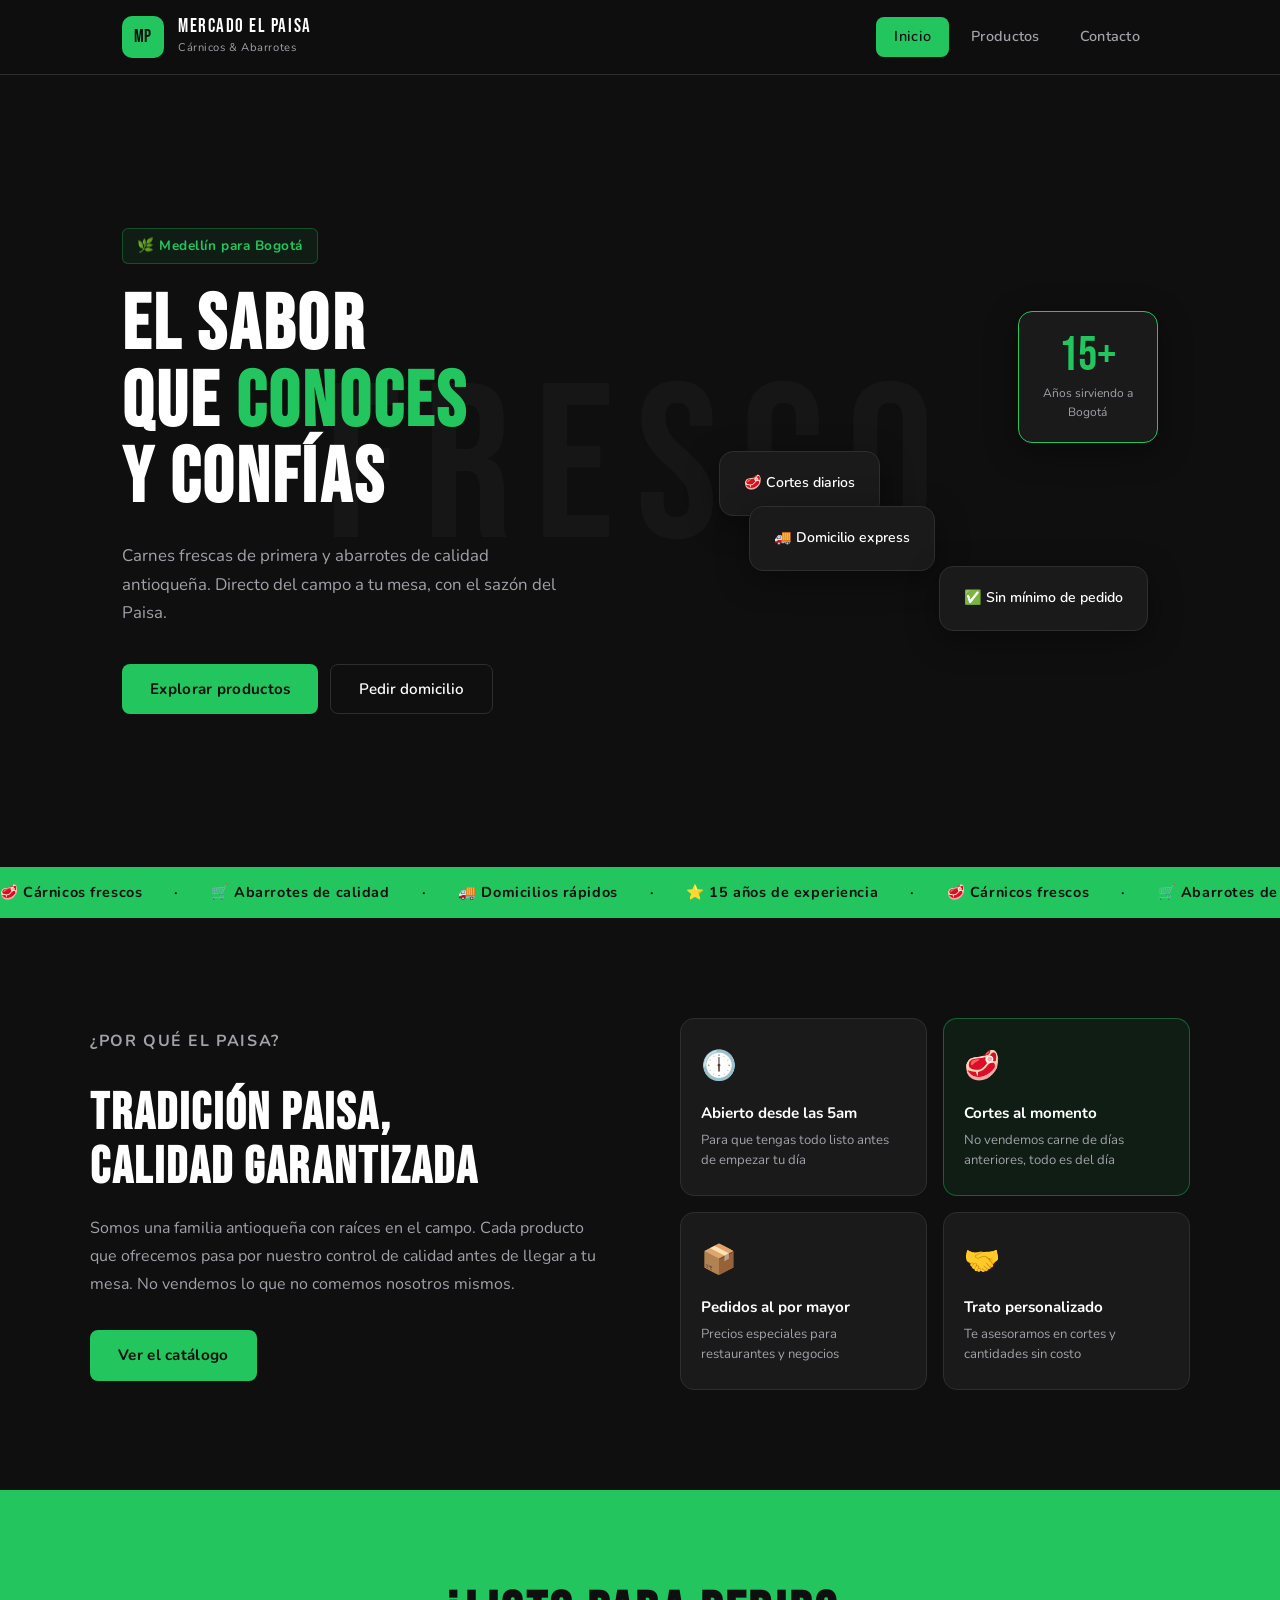
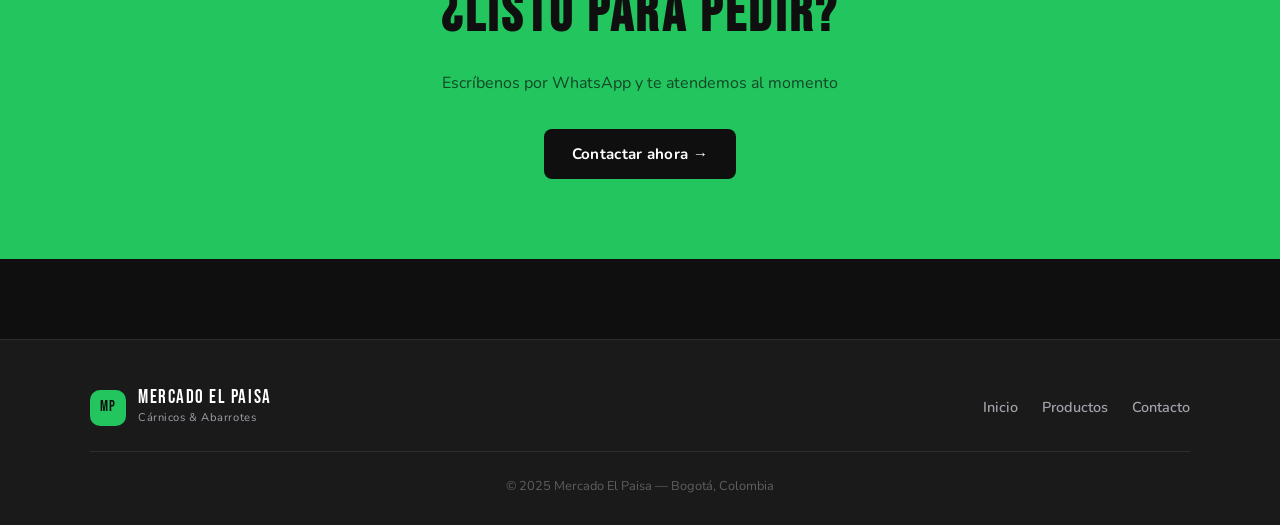
<file: index.html>
<!DOCTYPE html>
<html lang="es">
<head>
  <meta charset="UTF-8">
  <meta name="viewport" content="width=device-width, initial-scale=1.0">
  <title>Mercado El Paisa - Cárnicos & Abarrotes</title>
  <link rel="stylesheet" href="css/estilos.css">
  <link href="https://fonts.googleapis.com/css2?family=Bebas+Neue&family=Nunito:wght@300;400;600;700&display=swap" rel="stylesheet">
</head>
<body>

  <header>
    <div class="header-inner">
      <div class="logo">
        <div class="logo-mark">MP</div>
        <div>
          <span class="logo-name">Mercado El Paisa</span>
          <span class="logo-sub">Cárnicos & Abarrotes</span>
        </div>
      </div>
      <nav>
        <a href="index.html" class="active">Inicio</a>
        <a href="productos.html">Productos</a>
        <a href="contacto.html">Contacto</a>
      </nav>
    </div>
  </header>

  <section class="hero">
    <div class="hero-bg-text">FRESCO</div>
    <div class="hero-inner">
      <div class="hero-left">
        <div class="hero-tag">🌿 Medellín para Bogotá</div>
        <h1>EL SABOR<br>QUE <span>CONOCES</span><br>Y CONFÍAS</h1>
        <p>Carnes frescas de primera y abarrotes de calidad antioqueña. Directo del campo a tu mesa, con el sazón del Paisa.</p>
        <div class="hero-btns">
          <a href="productos.html" class="btn-primary">Explorar productos</a>
          <a href="contacto.html" class="btn-ghost">Pedir domicilio</a>
        </div>
      </div>
      <div class="hero-right">
        <div class="hero-box main-box">
          <span class="box-num">15+</span>
          <span class="box-label">Años sirviendo a Bogotá</span>
        </div>
        <div class="hero-box small-box b1">🥩 Cortes diarios</div>
        <div class="hero-box small-box b2">🚚 Domicilio express</div>
        <div class="hero-box small-box b3">✅ Sin mínimo de pedido</div>
      </div>
    </div>
  </section>

  <section class="ticker">
    <div class="ticker-inner">
      <span>🥩 Cárnicos frescos</span>
      <span>·</span>
      <span>🛒 Abarrotes de calidad</span>
      <span>·</span>
      <span>🚚 Domicilios rápidos</span>
      <span>·</span>
      <span>⭐ 15 años de experiencia</span>
      <span>·</span>
      <span>🥩 Cárnicos frescos</span>
      <span>·</span>
      <span>🛒 Abarrotes de calidad</span>
      <span>·</span>
      <span>🚚 Domicilios rápidos</span>
      <span>·</span>
    </div>
  </section>

  <section class="propuesta">
    <div class="propuesta-inner">
      <div class="prop-texto">
        <p class="prop-eyebrow">¿Por qué El Paisa?</p>
        <h2>Tradición paisa,<br>calidad garantizada</h2>
        <p>Somos una familia antioqueña con raíces en el campo. Cada producto que ofrecemos pasa por nuestro control de calidad antes de llegar a tu mesa. No vendemos lo que no comemos nosotros mismos.</p>
        <a href="productos.html" class="btn-primary">Ver el catálogo</a>
      </div>
      <div class="prop-cards">
        <div class="prop-card">
          <span>🕕</span>
          <h4>Abierto desde las 5am</h4>
          <p>Para que tengas todo listo antes de empezar tu día</p>
        </div>
        <div class="prop-card highlight">
          <span>🥩</span>
          <h4>Cortes al momento</h4>
          <p>No vendemos carne de días anteriores, todo es del día</p>
        </div>
        <div class="prop-card">
          <span>📦</span>
          <h4>Pedidos al por mayor</h4>
          <p>Precios especiales para restaurantes y negocios</p>
        </div>
        <div class="prop-card">
          <span>🤝</span>
          <h4>Trato personalizado</h4>
          <p>Te asesoramos en cortes y cantidades sin costo</p>
        </div>
      </div>
    </div>
  </section>

  <section class="cta-section">
    <div class="cta-inner">
      <h2>¿LISTO PARA PEDIR?</h2>
      <p>Escríbenos por WhatsApp y te atendemos al momento</p>
      <a href="contacto.html" class="btn-primary">Contactar ahora →</a>
    </div>
  </section>

  <footer>
    <div class="footer-inner">
      <div class="footer-top">
        <div class="footer-brand">
          <div class="logo-mark small">MP</div>
          <div>
            <span class="logo-name">Mercado El Paisa</span>
            <span class="logo-sub">Cárnicos & Abarrotes</span>
          </div>
        </div>
        <div class="footer-links">
          <a href="index.html">Inicio</a>
          <a href="productos.html">Productos</a>
          <a href="contacto.html">Contacto</a>
        </div>
      </div>
      <div class="footer-bottom">
        <p>© 2025 Mercado El Paisa — Bogotá, Colombia</p>
      </div>
    </div>
  </footer>

</body>
</html>
</file>
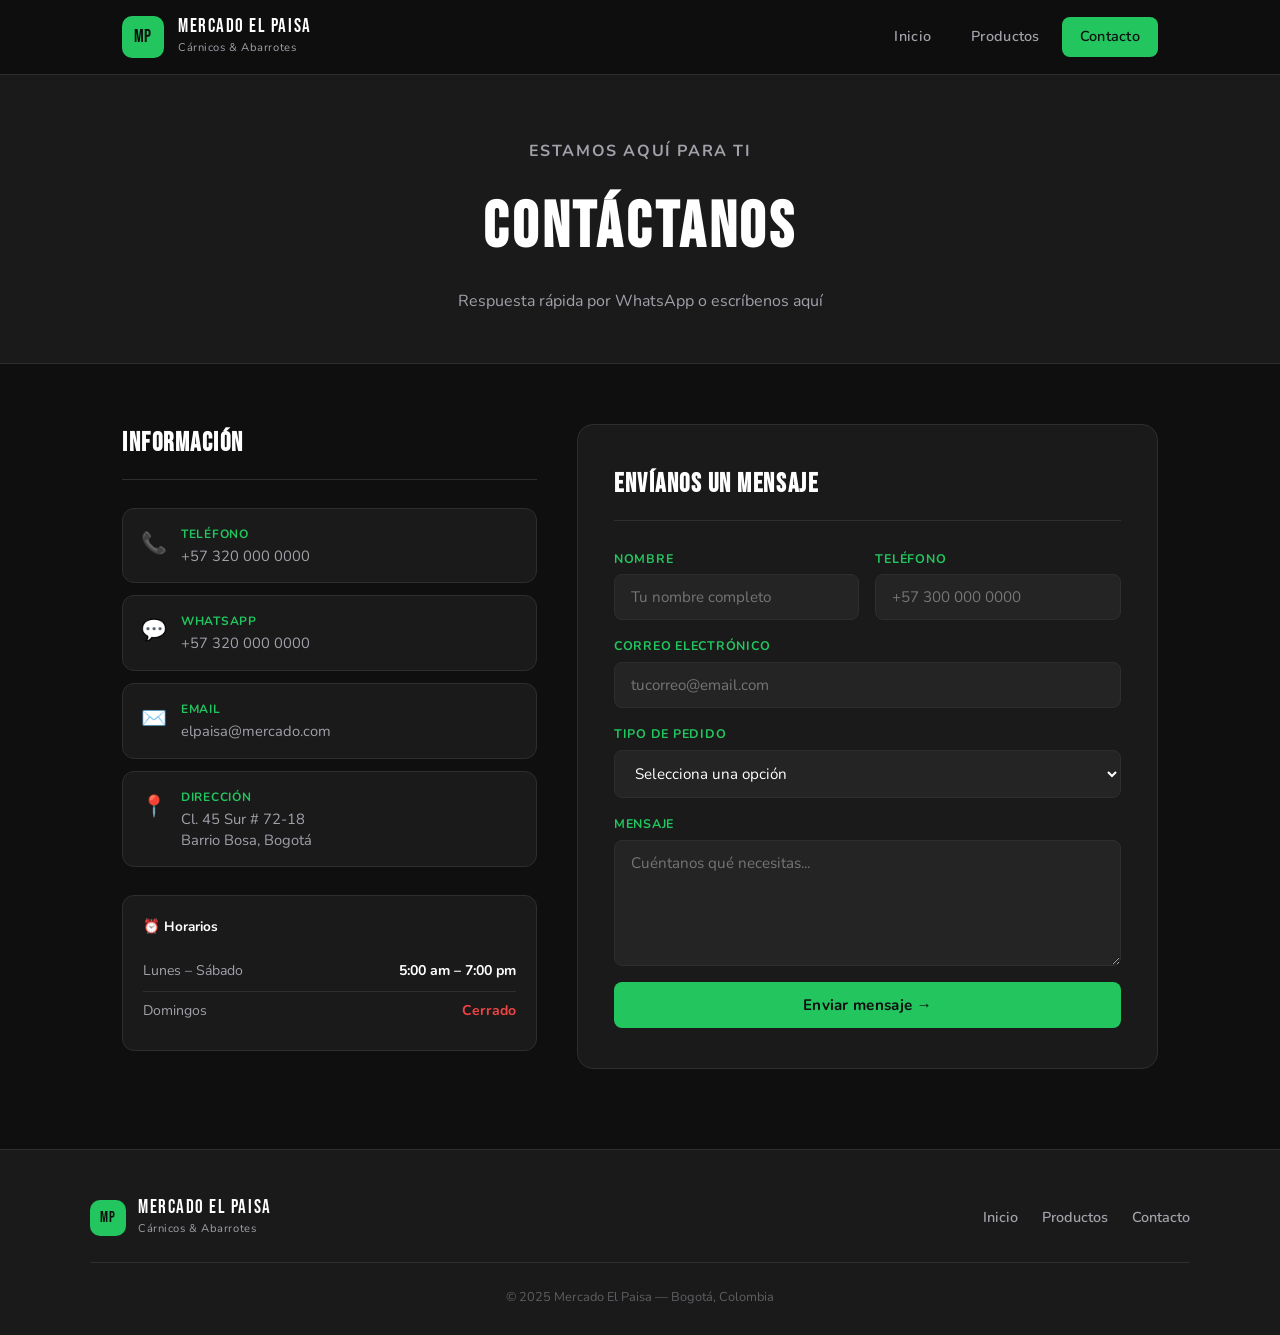
<file: contacto.html>
<!DOCTYPE html>
<html lang="es">
<head>
  <meta charset="UTF-8">
  <meta name="viewport" content="width=device-width, initial-scale=1.0">
  <title>Contacto - Mercado El Paisa</title>
  <link rel="stylesheet" href="css/estilos.css">
  <link href="https://fonts.googleapis.com/css2?family=Bebas+Neue&family=Nunito:wght@300;400;600;700&display=swap" rel="stylesheet">
</head>
<body>

  <header>
    <div class="header-inner">
      <div class="logo">
        <div class="logo-mark">MP</div>
        <div>
          <span class="logo-name">Mercado El Paisa</span>
          <span class="logo-sub">Cárnicos & Abarrotes</span>
        </div>
      </div>
      <nav>
        <a href="index.html">Inicio</a>
        <a href="productos.html">Productos</a>
        <a href="contacto.html" class="active">Contacto</a>
      </nav>
    </div>
  </header>

  <div class="page-hero">
    <p class="page-eyebrow">Estamos aquí para ti</p>
    <h1>CONTÁCTANOS</h1>
    <p>Respuesta rápida por WhatsApp o escríbenos aquí</p>
  </div>

  <main class="contacto-main">
    <div class="contacto-grid">

      <div class="info-col">
        <h3>Información</h3>

        <div class="info-bloque">
          <div class="info-card">
            <span class="ic">📞</span>
            <div>
              <strong>Teléfono</strong>
              <p>+57 320 000 0000</p>
            </div>
          </div>
          <div class="info-card">
            <span class="ic">💬</span>
            <div>
              <strong>WhatsApp</strong>
              <p>+57 320 000 0000</p>
            </div>
          </div>
          <div class="info-card">
            <span class="ic">✉️</span>
            <div>
              <strong>Email</strong>
              <p>elpaisa@mercado.com</p>
            </div>
          </div>
          <div class="info-card">
            <span class="ic">📍</span>
            <div>
              <strong>Dirección</strong>
              <p>Cl. 45 Sur # 72-18<br>Barrio Bosa, Bogotá</p>
            </div>
          </div>
        </div>

        <div class="horario-tabla">
          <h4>⏰ Horarios</h4>
          <div class="hora-fila">
            <span>Lunes – Sábado</span>
            <span class="hora-val">5:00 am – 7:00 pm</span>
          </div>
          <div class="hora-fila">
            <span>Domingos</span>
            <span class="hora-val cerrado">Cerrado</span>
          </div>
        </div>
      </div>

      <div class="form-col">
        <h3>Envíanos un mensaje</h3>
        <div class="fila-dos">
          <div class="campo">
            <label>Nombre</label>
            <input type="text" placeholder="Tu nombre completo">
          </div>
          <div class="campo">
            <label>Teléfono</label>
            <input type="tel" placeholder="+57 300 000 0000">
          </div>
        </div>
        <div class="campo">
          <label>Correo electrónico</label>
          <input type="email" placeholder="tucorreo@email.com">
        </div>
        <div class="campo">
          <label>Tipo de pedido</label>
          <select>
            <option value="">Selecciona una opción</option>
            <option>Pedido de cárnicos</option>
            <option>Pedido de abarrotes</option>
            <option>Domicilio</option>
            <option>Pedido al por mayor</option>
            <option>Otro</option>
          </select>
        </div>
        <div class="campo">
          <label>Mensaje</label>
          <textarea rows="5" placeholder="Cuéntanos qué necesitas..."></textarea>
        </div>
        <button class="btn-primary full">Enviar mensaje →</button>
      </div>

    </div>
  </main>

  <footer>
    <div class="footer-inner">
      <div class="footer-top">
        <div class="footer-brand">
          <div class="logo-mark small">MP</div>
          <div>
            <span class="logo-name">Mercado El Paisa</span>
            <span class="logo-sub">Cárnicos & Abarrotes</span>
          </div>
        </div>
        <div class="footer-links">
          <a href="index.html">Inicio</a>
          <a href="productos.html">Productos</a>
          <a href="contacto.html">Contacto</a>
        </div>
      </div>
      <div class="footer-bottom">
        <p>© 2025 Mercado El Paisa — Bogotá, Colombia</p>
      </div>
    </div>
  </footer>

</body>
</html>
</file>
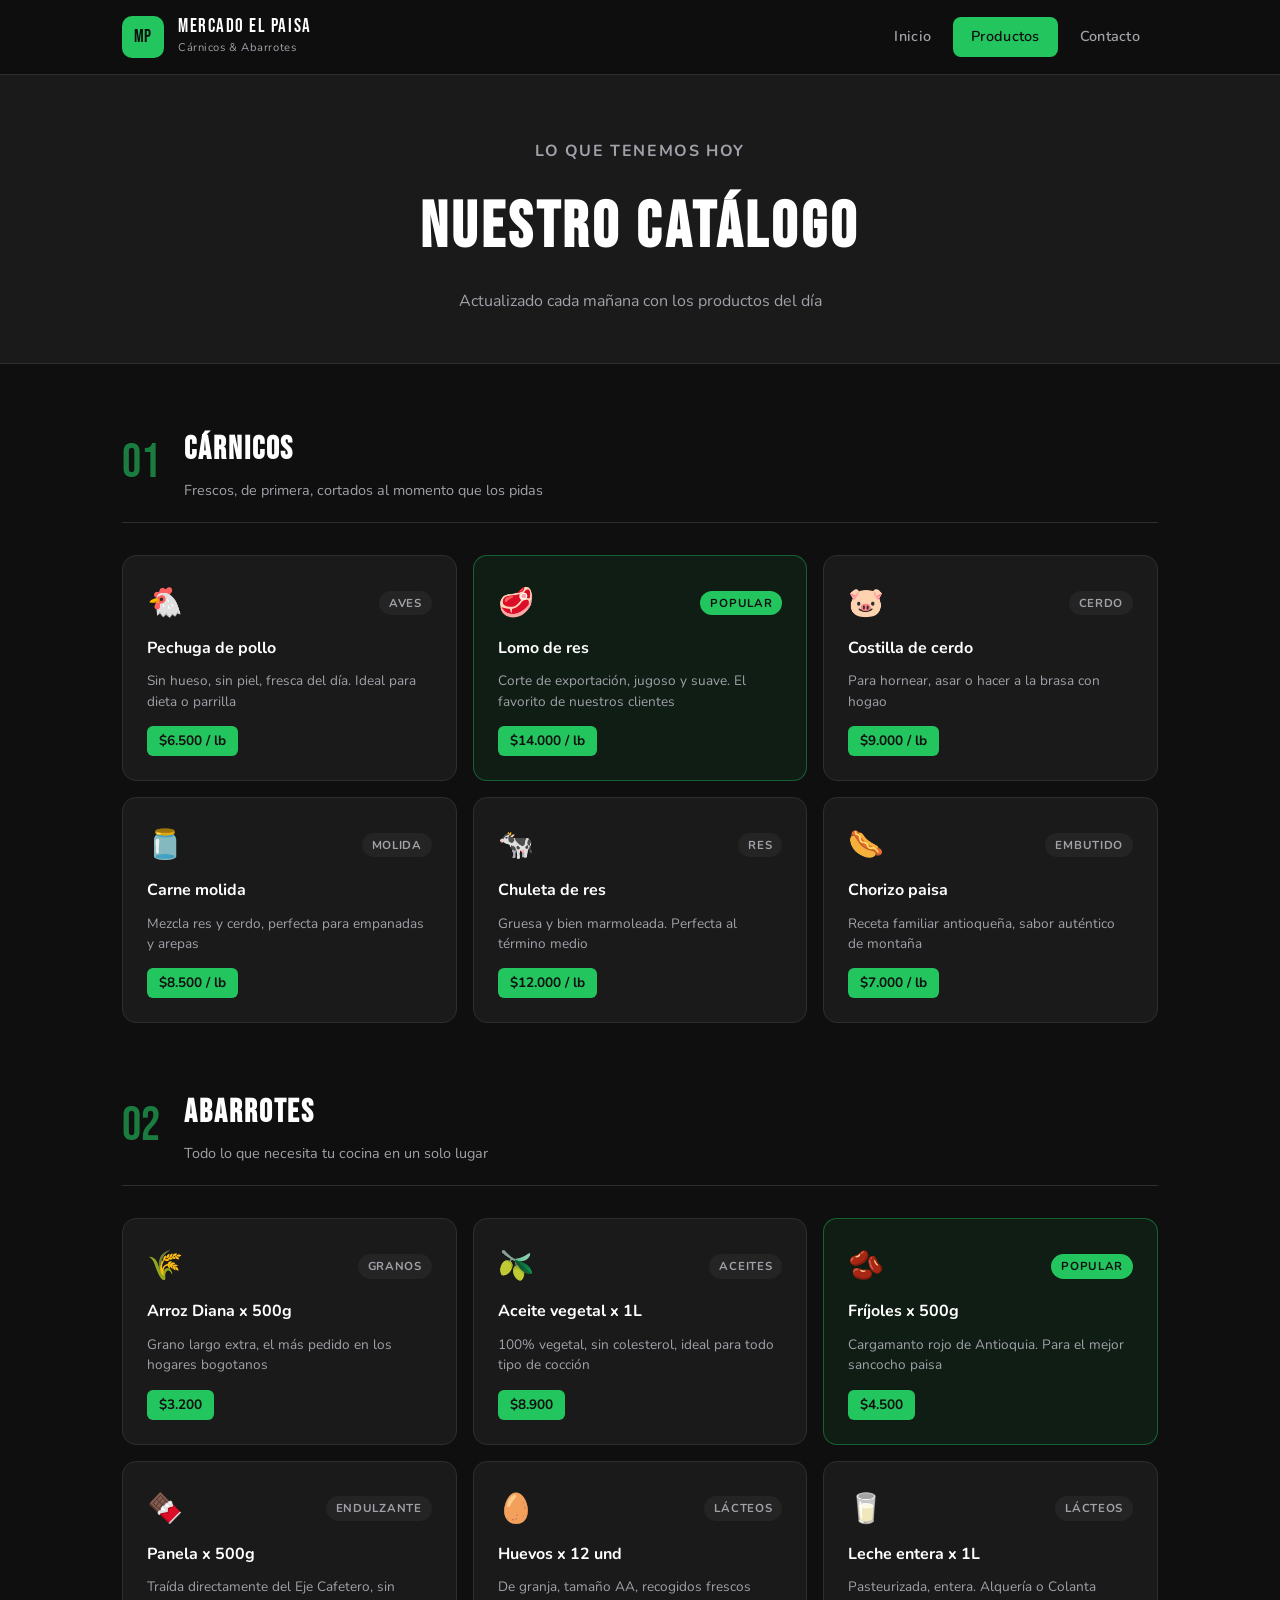
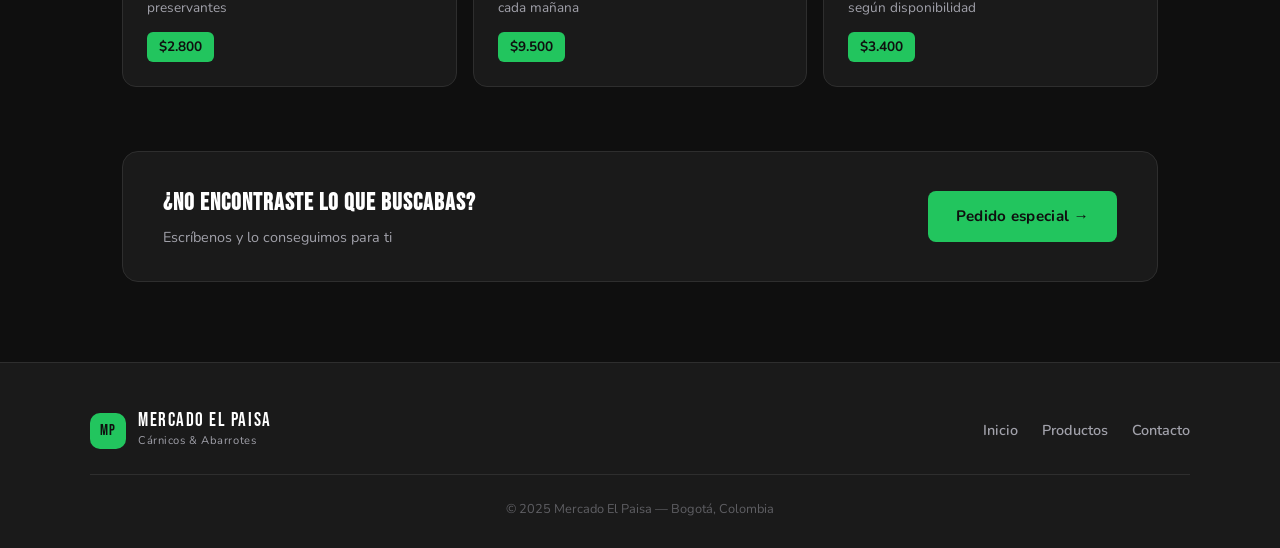
<file: productos.html>
<!DOCTYPE html>
<html lang="es">
<head>
  <meta charset="UTF-8">
  <meta name="viewport" content="width=device-width, initial-scale=1.0">
  <title>Productos - Mercado El Paisa</title>
  <link rel="stylesheet" href="css/estilos.css">
  <link href="https://fonts.googleapis.com/css2?family=Bebas+Neue&family=Nunito:wght@300;400;600;700&display=swap" rel="stylesheet">
</head>
<body>

  <header>
    <div class="header-inner">
      <div class="logo">
        <div class="logo-mark">MP</div>
        <div>
          <span class="logo-name">Mercado El Paisa</span>
          <span class="logo-sub">Cárnicos & Abarrotes</span>
        </div>
      </div>
      <nav>
        <a href="index.html">Inicio</a>
        <a href="productos.html" class="active">Productos</a>
        <a href="contacto.html">Contacto</a>
      </nav>
    </div>
  </header>

  <div class="page-hero">
    <p class="page-eyebrow">Lo que tenemos hoy</p>
    <h1>NUESTRO CATÁLOGO</h1>
    <p>Actualizado cada mañana con los productos del día</p>
  </div>

  <main class="catalogo">

    <section class="cat-block">
      <div class="cat-header">
        <div class="cat-label">01</div>
        <div>
          <h2>CÁRNICOS</h2>
          <p>Frescos, de primera, cortados al momento que los pidas</p>
        </div>
      </div>
      <div class="grid-productos">
        <div class="prod">
          <div class="prod-top">
            <span class="prod-ico">🐔</span>
            <span class="prod-tag">Aves</span>
          </div>
          <h4>Pechuga de pollo</h4>
          <p>Sin hueso, sin piel, fresca del día. Ideal para dieta o parrilla</p>
          <div class="prod-footer">
            <span class="precio">$6.500 / lb</span>
          </div>
        </div>
        <div class="prod featured">
          <div class="prod-top">
            <span class="prod-ico">🥩</span>
            <span class="prod-tag popular">Popular</span>
          </div>
          <h4>Lomo de res</h4>
          <p>Corte de exportación, jugoso y suave. El favorito de nuestros clientes</p>
          <div class="prod-footer">
            <span class="precio">$14.000 / lb</span>
          </div>
        </div>
        <div class="prod">
          <div class="prod-top">
            <span class="prod-ico">🐷</span>
            <span class="prod-tag">Cerdo</span>
          </div>
          <h4>Costilla de cerdo</h4>
          <p>Para hornear, asar o hacer a la brasa con hogao</p>
          <div class="prod-footer">
            <span class="precio">$9.000 / lb</span>
          </div>
        </div>
        <div class="prod">
          <div class="prod-top">
            <span class="prod-ico">🫙</span>
            <span class="prod-tag">Molida</span>
          </div>
          <h4>Carne molida</h4>
          <p>Mezcla res y cerdo, perfecta para empanadas y arepas</p>
          <div class="prod-footer">
            <span class="precio">$8.500 / lb</span>
          </div>
        </div>
        <div class="prod">
          <div class="prod-top">
            <span class="prod-ico">🐄</span>
            <span class="prod-tag">Res</span>
          </div>
          <h4>Chuleta de res</h4>
          <p>Gruesa y bien marmoleada. Perfecta al término medio</p>
          <div class="prod-footer">
            <span class="precio">$12.000 / lb</span>
          </div>
        </div>
        <div class="prod">
          <div class="prod-top">
            <span class="prod-ico">🌭</span>
            <span class="prod-tag">Embutido</span>
          </div>
          <h4>Chorizo paisa</h4>
          <p>Receta familiar antioqueña, sabor auténtico de montaña</p>
          <div class="prod-footer">
            <span class="precio">$7.000 / lb</span>
          </div>
        </div>
      </div>
    </section>

    <section class="cat-block">
      <div class="cat-header">
        <div class="cat-label">02</div>
        <div>
          <h2>ABARROTES</h2>
          <p>Todo lo que necesita tu cocina en un solo lugar</p>
        </div>
      </div>
      <div class="grid-productos">
        <div class="prod">
          <div class="prod-top">
            <span class="prod-ico">🌾</span>
            <span class="prod-tag">Granos</span>
          </div>
          <h4>Arroz Diana x 500g</h4>
          <p>Grano largo extra, el más pedido en los hogares bogotanos</p>
          <div class="prod-footer">
            <span class="precio">$3.200</span>
          </div>
        </div>
        <div class="prod">
          <div class="prod-top">
            <span class="prod-ico">🫒</span>
            <span class="prod-tag">Aceites</span>
          </div>
          <h4>Aceite vegetal x 1L</h4>
          <p>100% vegetal, sin colesterol, ideal para todo tipo de cocción</p>
          <div class="prod-footer">
            <span class="precio">$8.900</span>
          </div>
        </div>
        <div class="prod featured">
          <div class="prod-top">
            <span class="prod-ico">🫘</span>
            <span class="prod-tag popular">Popular</span>
          </div>
          <h4>Fríjoles x 500g</h4>
          <p>Cargamanto rojo de Antioquia. Para el mejor sancocho paisa</p>
          <div class="prod-footer">
            <span class="precio">$4.500</span>
          </div>
        </div>
        <div class="prod">
          <div class="prod-top">
            <span class="prod-ico">🍫</span>
            <span class="prod-tag">Endulzante</span>
          </div>
          <h4>Panela x 500g</h4>
          <p>Traída directamente del Eje Cafetero, sin preservantes</p>
          <div class="prod-footer">
            <span class="precio">$2.800</span>
          </div>
        </div>
        <div class="prod">
          <div class="prod-top">
            <span class="prod-ico">🥚</span>
            <span class="prod-tag">Lácteos</span>
          </div>
          <h4>Huevos x 12 und</h4>
          <p>De granja, tamaño AA, recogidos frescos cada mañana</p>
          <div class="prod-footer">
            <span class="precio">$9.500</span>
          </div>
        </div>
        <div class="prod">
          <div class="prod-top">
            <span class="prod-ico">🥛</span>
            <span class="prod-tag">Lácteos</span>
          </div>
          <h4>Leche entera x 1L</h4>
          <p>Pasteurizada, entera. Alquería o Colanta según disponibilidad</p>
          <div class="prod-footer">
            <span class="precio">$3.400</span>
          </div>
        </div>
      </div>
    </section>

    <div class="banner-pedido">
      <div>
        <h3>¿No encontraste lo que buscabas?</h3>
        <p>Escríbenos y lo conseguimos para ti</p>
      </div>
      <a href="contacto.html" class="btn-primary">Pedido especial →</a>
    </div>

  </main>

  <footer>
    <div class="footer-inner">
      <div class="footer-top">
        <div class="footer-brand">
          <div class="logo-mark small">MP</div>
          <div>
            <span class="logo-name">Mercado El Paisa</span>
            <span class="logo-sub">Cárnicos & Abarrotes</span>
          </div>
        </div>
        <div class="footer-links">
          <a href="index.html">Inicio</a>
          <a href="productos.html">Productos</a>
          <a href="contacto.html">Contacto</a>
        </div>
      </div>
      <div class="footer-bottom">
        <p>© 2025 Mercado El Paisa — Bogotá, Colombia</p>
      </div>
    </div>
  </footer>

</body>
</html>
</file>
<file: css/estilos.css>
/* =====================
   VARIABLES & RESET
===================== */
:root {
  --negro: #0f0f0f;
  --negro-2: #1a1a1a;
  --negro-3: #242424;
  --verde: #22c55e;
  --verde-dark: #16a34a;
  --verde-bg: rgba(34,197,94,0.08);
  --blanco: #ffffff;
  --gris: #a1a1aa;
  --gris-claro: #f4f4f5;
  --borde: #2e2e2e;
  --sombra: 0 8px 32px rgba(0,0,0,0.4);
}

*, *::before, *::after {
  margin: 0; padding: 0; box-sizing: border-box;
}

html { scroll-behavior: smooth; }

body {
  font-family: 'Nunito', sans-serif;
  background: var(--negro);
  color: var(--blanco);
  line-height: 1.6;
}

/* =====================
   HEADER
===================== */
header {
  position: sticky;
  top: 0;
  z-index: 100;
  background: rgba(15,15,15,0.95);
  backdrop-filter: blur(12px);
  border-bottom: 1px solid var(--borde);
}

.header-inner {
  max-width: 1100px;
  margin: 0 auto;
  padding: 16px 32px;
  display: flex;
  justify-content: space-between;
  align-items: center;
}

.logo {
  display: flex;
  align-items: center;
  gap: 14px;
  text-decoration: none;
}

.logo-mark {
  width: 42px;
  height: 42px;
  background: var(--verde);
  color: var(--negro);
  border-radius: 10px;
  display: flex;
  align-items: center;
  justify-content: center;
  font-family: 'Bebas Neue', sans-serif;
  font-size: 1.1rem;
  letter-spacing: 0.05em;
  flex-shrink: 0;
}

.logo-mark.small {
  width: 36px;
  height: 36px;
  font-size: 0.95rem;
}

.logo-name {
  display: block;
  font-family: 'Bebas Neue', sans-serif;
  font-size: 1.2rem;
  letter-spacing: 0.08em;
  color: var(--blanco);
  line-height: 1;
}

.logo-sub {
  display: block;
  font-size: 0.7rem;
  color: var(--gris);
  letter-spacing: 0.05em;
  margin-top: 2px;
}

nav {
  display: flex;
  gap: 4px;
}

nav a {
  text-decoration: none;
  color: var(--gris);
  font-size: 0.9rem;
  font-weight: 600;
  padding: 8px 18px;
  border-radius: 8px;
  transition: all 0.2s;
  letter-spacing: 0.02em;
}

nav a:hover, nav a.active {
  background: var(--verde);
  color: var(--negro);
}

/* =====================
   BOTONES
===================== */
.btn-primary {
  display: inline-block;
  background: var(--verde);
  color: var(--negro);
  padding: 13px 28px;
  border-radius: 8px;
  font-family: 'Nunito', sans-serif;
  font-size: 0.95rem;
  font-weight: 700;
  text-decoration: none;
  border: none;
  cursor: pointer;
  transition: all 0.2s;
  letter-spacing: 0.02em;
}

.btn-primary:hover {
  background: var(--verde-dark);
  transform: translateY(-2px);
  box-shadow: 0 8px 20px rgba(34,197,94,0.3);
}

.btn-primary.full { width: 100%; text-align: center; }

.btn-ghost {
  display: inline-block;
  background: transparent;
  color: var(--blanco);
  padding: 12px 28px;
  border-radius: 8px;
  border: 1.5px solid var(--borde);
  font-family: 'Nunito', sans-serif;
  font-size: 0.95rem;
  font-weight: 600;
  text-decoration: none;
  transition: all 0.2s;
}

.btn-ghost:hover {
  border-color: var(--verde);
  color: var(--verde);
  transform: translateY(-2px);
}

/* =====================
   HERO
===================== */
.hero {
  position: relative;
  overflow: hidden;
  min-height: 88vh;
  display: flex;
  align-items: center;
}

.hero-bg-text {
  position: absolute;
  top: 50%;
  left: 50%;
  transform: translate(-50%, -50%);
  font-family: 'Bebas Neue', sans-serif;
  font-size: clamp(120px, 20vw, 220px);
  color: rgba(255,255,255,0.03);
  white-space: nowrap;
  pointer-events: none;
  letter-spacing: 0.1em;
  user-select: none;
}

.hero-inner {
  max-width: 1100px;
  margin: 0 auto;
  padding: 60px 32px;
  display: grid;
  grid-template-columns: 1.1fr 0.9fr;
  gap: 60px;
  align-items: center;
  width: 100%;
  position: relative;
  z-index: 1;
}

.hero-tag {
  display: inline-block;
  background: var(--verde-bg);
  color: var(--verde);
  border: 1px solid rgba(34,197,94,0.3);
  font-size: 0.85rem;
  font-weight: 700;
  padding: 6px 14px;
  border-radius: 6px;
  margin-bottom: 24px;
  letter-spacing: 0.04em;
}

.hero h1 {
  font-family: 'Bebas Neue', sans-serif;
  font-size: clamp(3rem, 6vw, 5.5rem);
  line-height: 1;
  letter-spacing: 0.04em;
  margin-bottom: 24px;
}

.hero h1 span {
  color: var(--verde);
}

.hero p {
  color: var(--gris);
  font-size: 1.05rem;
  margin-bottom: 36px;
  max-width: 440px;
  line-height: 1.7;
}

.hero-btns {
  display: flex;
  gap: 12px;
  flex-wrap: wrap;
}

.hero-right {
  position: relative;
  height: 360px;
}

.hero-box {
  position: absolute;
  background: var(--negro-2);
  border: 1px solid var(--borde);
  border-radius: 14px;
  padding: 20px 24px;
  box-shadow: var(--sombra);
}

.main-box {
  top: 20px;
  right: 0;
  display: flex;
  flex-direction: column;
  align-items: center;
  width: 140px;
  text-align: center;
  border-color: var(--verde);
}

.box-num {
  font-family: 'Bebas Neue', sans-serif;
  font-size: 3rem;
  color: var(--verde);
  line-height: 1;
}

.box-label {
  font-size: 0.75rem;
  color: var(--gris);
  margin-top: 4px;
}

.small-box {
  font-size: 0.88rem;
  font-weight: 600;
  color: var(--blanco);
  white-space: nowrap;
  animation: floatD 5s ease-in-out infinite;
}

.b1 { top: 160px; left: 0; animation-delay: 0s; }
.b2 { bottom: 80px; left: 30px; animation-delay: 1.5s; }
.b3 { bottom: 20px; right: 10px; animation-delay: 3s; }

@keyframes floatD {
  0%, 100% { transform: translateY(0); }
  50% { transform: translateY(-10px); }
}

/* =====================
   TICKER
===================== */
.ticker {
  background: var(--verde);
  padding: 14px 0;
  overflow: hidden;
}

.ticker-inner {
  display: flex;
  gap: 32px;
  white-space: nowrap;
  animation: scroll 20s linear infinite;
  color: var(--negro);
  font-weight: 700;
  font-size: 0.9rem;
  letter-spacing: 0.04em;
}

@keyframes scroll {
  from { transform: translateX(0); }
  to { transform: translateX(-50%); }
}

/* =====================
   PROPUESTA
===================== */
.propuesta {
  padding: 100px 32px;
}

.propuesta-inner {
  max-width: 1100px;
  margin: 0 auto;
  display: grid;
  grid-template-columns: 1fr 1fr;
  gap: 80px;
  align-items: center;
}

.prop-eyebrow {
  font-size: 0.8rem;
  font-weight: 700;
  color: var(--verde);
  text-transform: uppercase;
  letter-spacing: 0.1em;
  margin-bottom: 16px;
}

.prop-texto h2 {
  font-family: 'Bebas Neue', sans-serif;
  font-size: clamp(2.2rem, 4vw, 3.4rem);
  letter-spacing: 0.04em;
  line-height: 1.05;
  margin-bottom: 20px;
}

.prop-texto p {
  color: var(--gris);
  font-size: 1rem;
  line-height: 1.75;
  margin-bottom: 32px;
}

.prop-cards {
  display: grid;
  grid-template-columns: 1fr 1fr;
  gap: 16px;
}

.prop-card {
  background: var(--negro-2);
  border: 1px solid var(--borde);
  border-radius: 14px;
  padding: 24px 20px;
  transition: all 0.25s;
}

.prop-card:hover {
  border-color: var(--verde);
  transform: translateY(-4px);
}

.prop-card.highlight {
  background: var(--verde-bg);
  border-color: rgba(34,197,94,0.4);
}

.prop-card span { font-size: 1.8rem; display: block; margin-bottom: 12px; }

.prop-card h4 {
  font-size: 0.95rem;
  font-weight: 700;
  margin-bottom: 6px;
  color: var(--blanco);
}

.prop-card p {
  font-size: 0.82rem;
  color: var(--gris);
  line-height: 1.5;
}

/* =====================
   CTA
===================== */
.cta-section {
  background: var(--verde);
  padding: 80px 32px;
  text-align: center;
}

.cta-inner h2 {
  font-family: 'Bebas Neue', sans-serif;
  font-size: clamp(2rem, 5vw, 3.5rem);
  color: var(--negro);
  letter-spacing: 0.06em;
  margin-bottom: 12px;
}

.cta-inner p {
  color: var(--negro);
  opacity: 0.7;
  font-size: 1rem;
  margin-bottom: 32px;
}

.cta-section .btn-primary {
  background: var(--negro);
  color: var(--blanco);
}

.cta-section .btn-primary:hover {
  background: var(--negro-2);
  box-shadow: 0 8px 20px rgba(0,0,0,0.3);
}

/* =====================
   PAGE HERO (subpáginas)
===================== */
.page-hero {
  background: var(--negro-2);
  border-bottom: 1px solid var(--borde);
  text-align: center;
  padding: 64px 32px 48px;
}

.page-eyebrow {
  font-size: 0.8rem;
  font-weight: 700;
  color: var(--verde);
  text-transform: uppercase;
  letter-spacing: 0.1em;
  margin-bottom: 12px;
}

.page-hero h1 {
  font-family: 'Bebas Neue', sans-serif;
  font-size: clamp(2.5rem, 5vw, 4rem);
  letter-spacing: 0.06em;
  margin-bottom: 10px;
}

.page-hero p {
  color: var(--gris);
  font-size: 1rem;
}

/* =====================
   CATÁLOGO
===================== */
.catalogo {
  max-width: 1100px;
  margin: 60px auto;
  padding: 0 32px;
}

.cat-block { margin-bottom: 64px; }

.cat-header {
  display: flex;
  align-items: center;
  gap: 24px;
  margin-bottom: 32px;
  padding-bottom: 20px;
  border-bottom: 1px solid var(--borde);
}

.cat-label {
  font-family: 'Bebas Neue', sans-serif;
  font-size: 3rem;
  color: var(--verde);
  line-height: 1;
  opacity: 0.6;
}

.cat-header h2 {
  font-family: 'Bebas Neue', sans-serif;
  font-size: 2rem;
  letter-spacing: 0.06em;
  color: var(--blanco);
}

.cat-header p {
  color: var(--gris);
  font-size: 0.9rem;
  margin-top: 4px;
}

.grid-productos {
  display: grid;
  grid-template-columns: repeat(auto-fill, minmax(280px, 1fr));
  gap: 16px;
}

.prod {
  background: var(--negro-2);
  border: 1px solid var(--borde);
  border-radius: 14px;
  padding: 24px;
  display: flex;
  flex-direction: column;
  gap: 10px;
  transition: all 0.2s;
}

.prod:hover {
  border-color: var(--verde);
  transform: translateY(-4px);
  box-shadow: var(--sombra);
}

.prod.featured {
  border-color: rgba(34,197,94,0.4);
  background: var(--verde-bg);
}

.prod-top {
  display: flex;
  justify-content: space-between;
  align-items: center;
}

.prod-ico { font-size: 1.8rem; }

.prod-tag {
  font-size: 0.72rem;
  font-weight: 700;
  text-transform: uppercase;
  letter-spacing: 0.06em;
  color: var(--gris);
  background: var(--negro-3);
  padding: 3px 10px;
  border-radius: 50px;
}

.prod-tag.popular {
  background: var(--verde);
  color: var(--negro);
}

.prod h4 {
  font-size: 1rem;
  font-weight: 700;
  color: var(--blanco);
}

.prod p {
  font-size: 0.85rem;
  color: var(--gris);
  line-height: 1.5;
  flex: 1;
}

.prod-footer { margin-top: 4px; }

.precio {
  display: inline-block;
  background: var(--verde);
  color: var(--negro);
  font-weight: 700;
  font-size: 0.85rem;
  padding: 4px 12px;
  border-radius: 6px;
}

.banner-pedido {
  background: var(--negro-2);
  border: 1px solid var(--borde);
  border-radius: 16px;
  padding: 32px 40px;
  display: flex;
  justify-content: space-between;
  align-items: center;
  gap: 20px;
  flex-wrap: wrap;
  margin-top: 16px;
}

.banner-pedido h3 {
  font-family: 'Bebas Neue', sans-serif;
  font-size: 1.5rem;
  letter-spacing: 0.04em;
}

.banner-pedido p { color: var(--gris); font-size: 0.9rem; margin-top: 4px; }

/* =====================
   CONTACTO
===================== */
.contacto-main {
  max-width: 1100px;
  margin: 60px auto;
  padding: 0 32px;
}

.contacto-grid {
  display: grid;
  grid-template-columns: 1fr 1.4fr;
  gap: 40px;
}

.info-col h3, .form-col h3 {
  font-family: 'Bebas Neue', sans-serif;
  font-size: 1.6rem;
  letter-spacing: 0.06em;
  margin-bottom: 28px;
  padding-bottom: 14px;
  border-bottom: 1px solid var(--borde);
}

.info-bloque {
  display: flex;
  flex-direction: column;
  gap: 12px;
  margin-bottom: 28px;
}

.info-card {
  display: flex;
  gap: 14px;
  align-items: flex-start;
  background: var(--negro-2);
  border: 1px solid var(--borde);
  border-radius: 12px;
  padding: 16px 18px;
  transition: border-color 0.2s;
}

.info-card:hover { border-color: var(--verde); }

.ic { font-size: 1.3rem; flex-shrink: 0; margin-top: 2px; }

.info-card strong {
  display: block;
  font-size: 0.75rem;
  text-transform: uppercase;
  letter-spacing: 0.06em;
  color: var(--verde);
  margin-bottom: 2px;
}

.info-card p { font-size: 0.92rem; color: var(--gris); line-height: 1.4; }

.horario-tabla {
  background: var(--negro-2);
  border: 1px solid var(--borde);
  border-radius: 12px;
  padding: 20px;
}

.horario-tabla h4 {
  font-size: 0.85rem;
  font-weight: 700;
  margin-bottom: 14px;
  color: var(--blanco);
}

.hora-fila {
  display: flex;
  justify-content: space-between;
  padding: 8px 0;
  font-size: 0.88rem;
  border-bottom: 1px solid var(--borde);
  color: var(--gris);
}

.hora-fila:last-child { border-bottom: none; }

.hora-val { font-weight: 700; color: var(--blanco); }
.hora-val.cerrado { color: #ef4444; }

.form-col {
  background: var(--negro-2);
  border: 1px solid var(--borde);
  border-radius: 16px;
  padding: 40px 36px;
}

.fila-dos {
  display: grid;
  grid-template-columns: 1fr 1fr;
  gap: 16px;
}

.campo {
  display: flex;
  flex-direction: column;
  gap: 6px;
  margin-bottom: 16px;
}

.campo label {
  font-size: 0.78rem;
  font-weight: 700;
  color: var(--verde);
  text-transform: uppercase;
  letter-spacing: 0.06em;
}

.campo input,
.campo select,
.campo textarea {
  padding: 12px 16px;
  border: 1.5px solid var(--borde);
  border-radius: 8px;
  font-family: 'Nunito', sans-serif;
  font-size: 0.95rem;
  color: var(--blanco);
  background: var(--negro-3);
  transition: border-color 0.2s;
  outline: none;
}

.campo select option { background: var(--negro-2); }

.campo input:focus,
.campo select:focus,
.campo textarea:focus {
  border-color: var(--verde);
}

/* =====================
   FOOTER
===================== */
footer {
  background: var(--negro-2);
  border-top: 1px solid var(--borde);
  padding: 48px 32px 28px;
  margin-top: 80px;
}

.footer-inner {
  max-width: 1100px;
  margin: 0 auto;
}

.footer-top {
  display: flex;
  justify-content: space-between;
  align-items: center;
  padding-bottom: 24px;
  border-bottom: 1px solid var(--borde);
  margin-bottom: 24px;
  flex-wrap: wrap;
  gap: 20px;
}

.footer-brand {
  display: flex;
  align-items: center;
  gap: 12px;
}

.footer-links {
  display: flex;
  gap: 24px;
}

.footer-links a {
  color: var(--gris);
  text-decoration: none;
  font-size: 0.9rem;
  font-weight: 600;
  transition: color 0.2s;
}

.footer-links a:hover { color: var(--verde); }

.footer-bottom {
  text-align: center;
}

.footer-bottom p {
  font-size: 0.8rem;
  color: var(--gris);
  opacity: 0.5;
}

/* =====================
   RESPONSIVE
===================== */
@media (max-width: 768px) {
  .hero-inner {
    grid-template-columns: 1fr;
    text-align: center;
    padding: 40px 20px;
  }
  .hero-right { display: none; }
  .hero-btns { justify-content: center; }
  .hero p { margin: 0 auto 36px; }

  .propuesta-inner { grid-template-columns: 1fr; gap: 40px; }
  .prop-cards { grid-template-columns: 1fr; }

  .contacto-grid { grid-template-columns: 1fr; }
  .fila-dos { grid-template-columns: 1fr; }

  .footer-top { flex-direction: column; text-align: center; }
  .footer-links { justify-content: center; }

  .header-inner { padding: 14px 20px; }
  nav a { padding: 6px 12px; font-size: 0.85rem; }

  .banner-pedido { flex-direction: column; text-align: center; }
}
</file>
